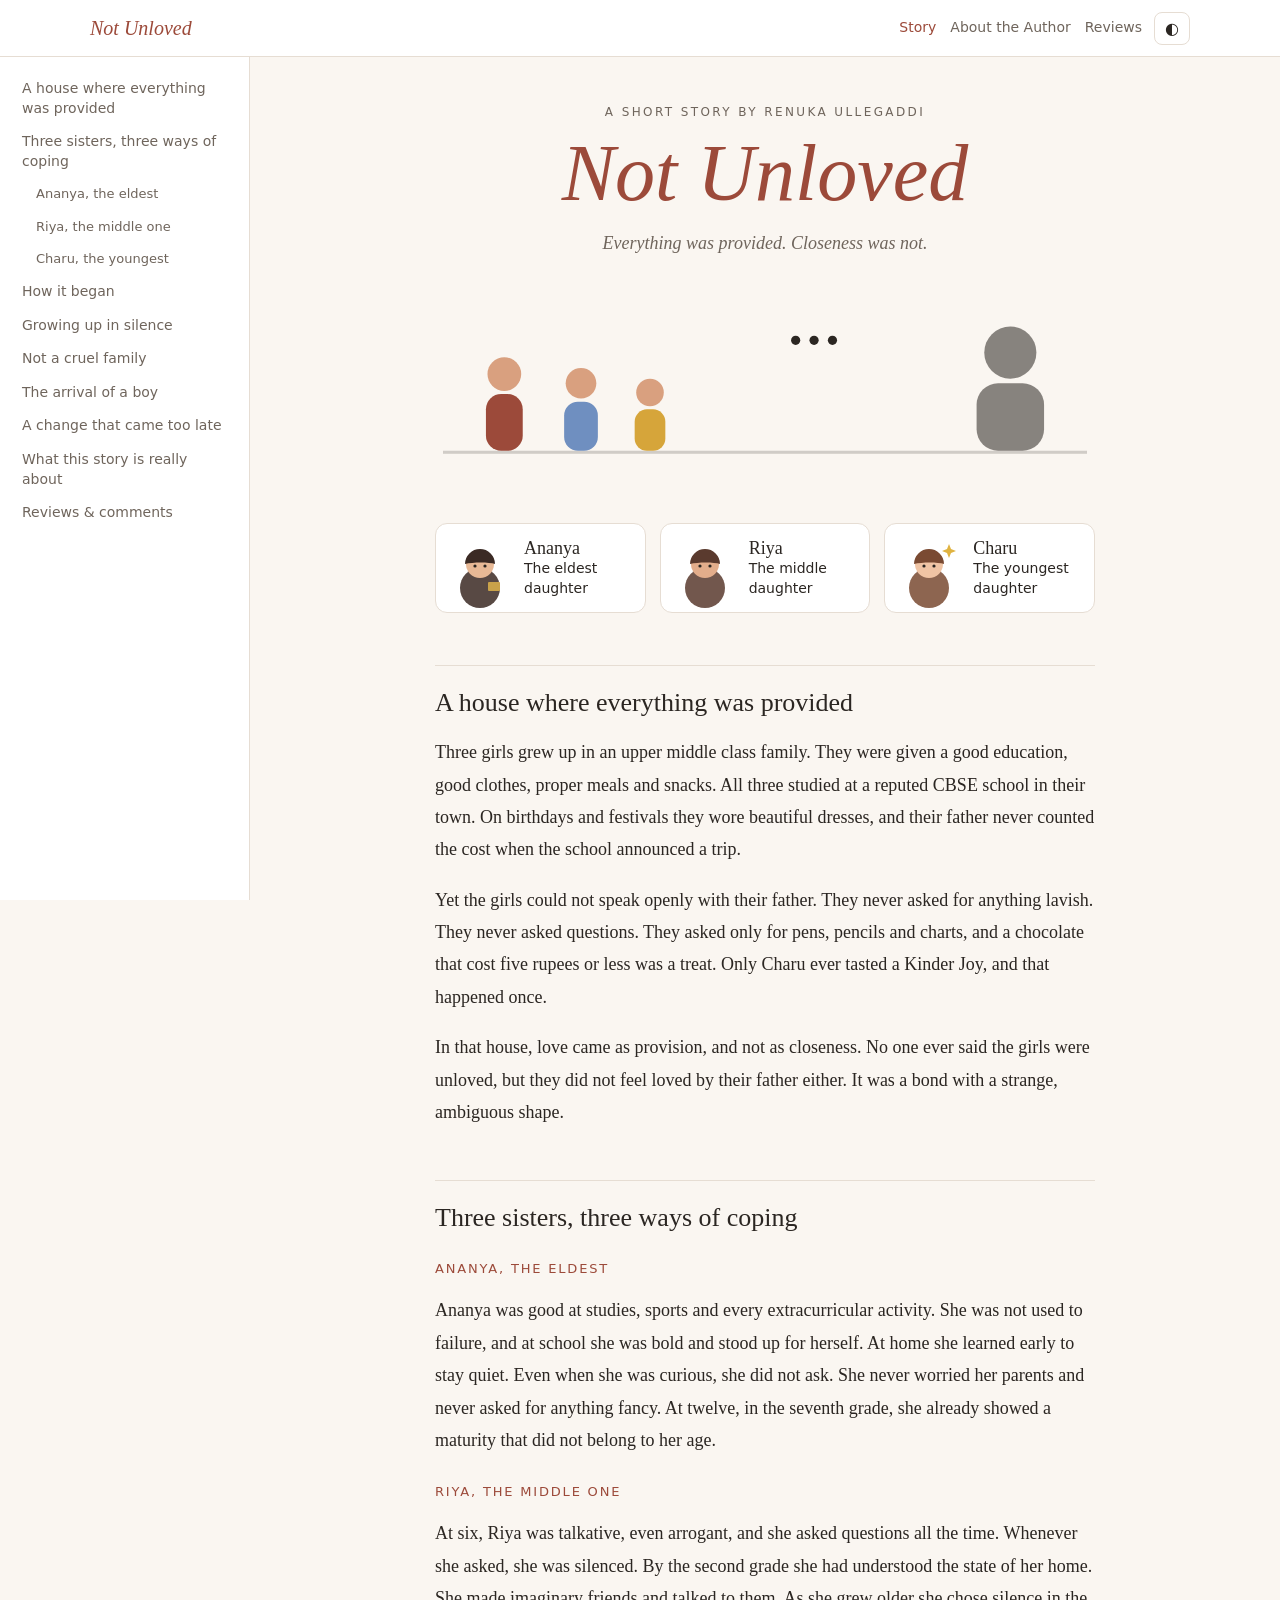
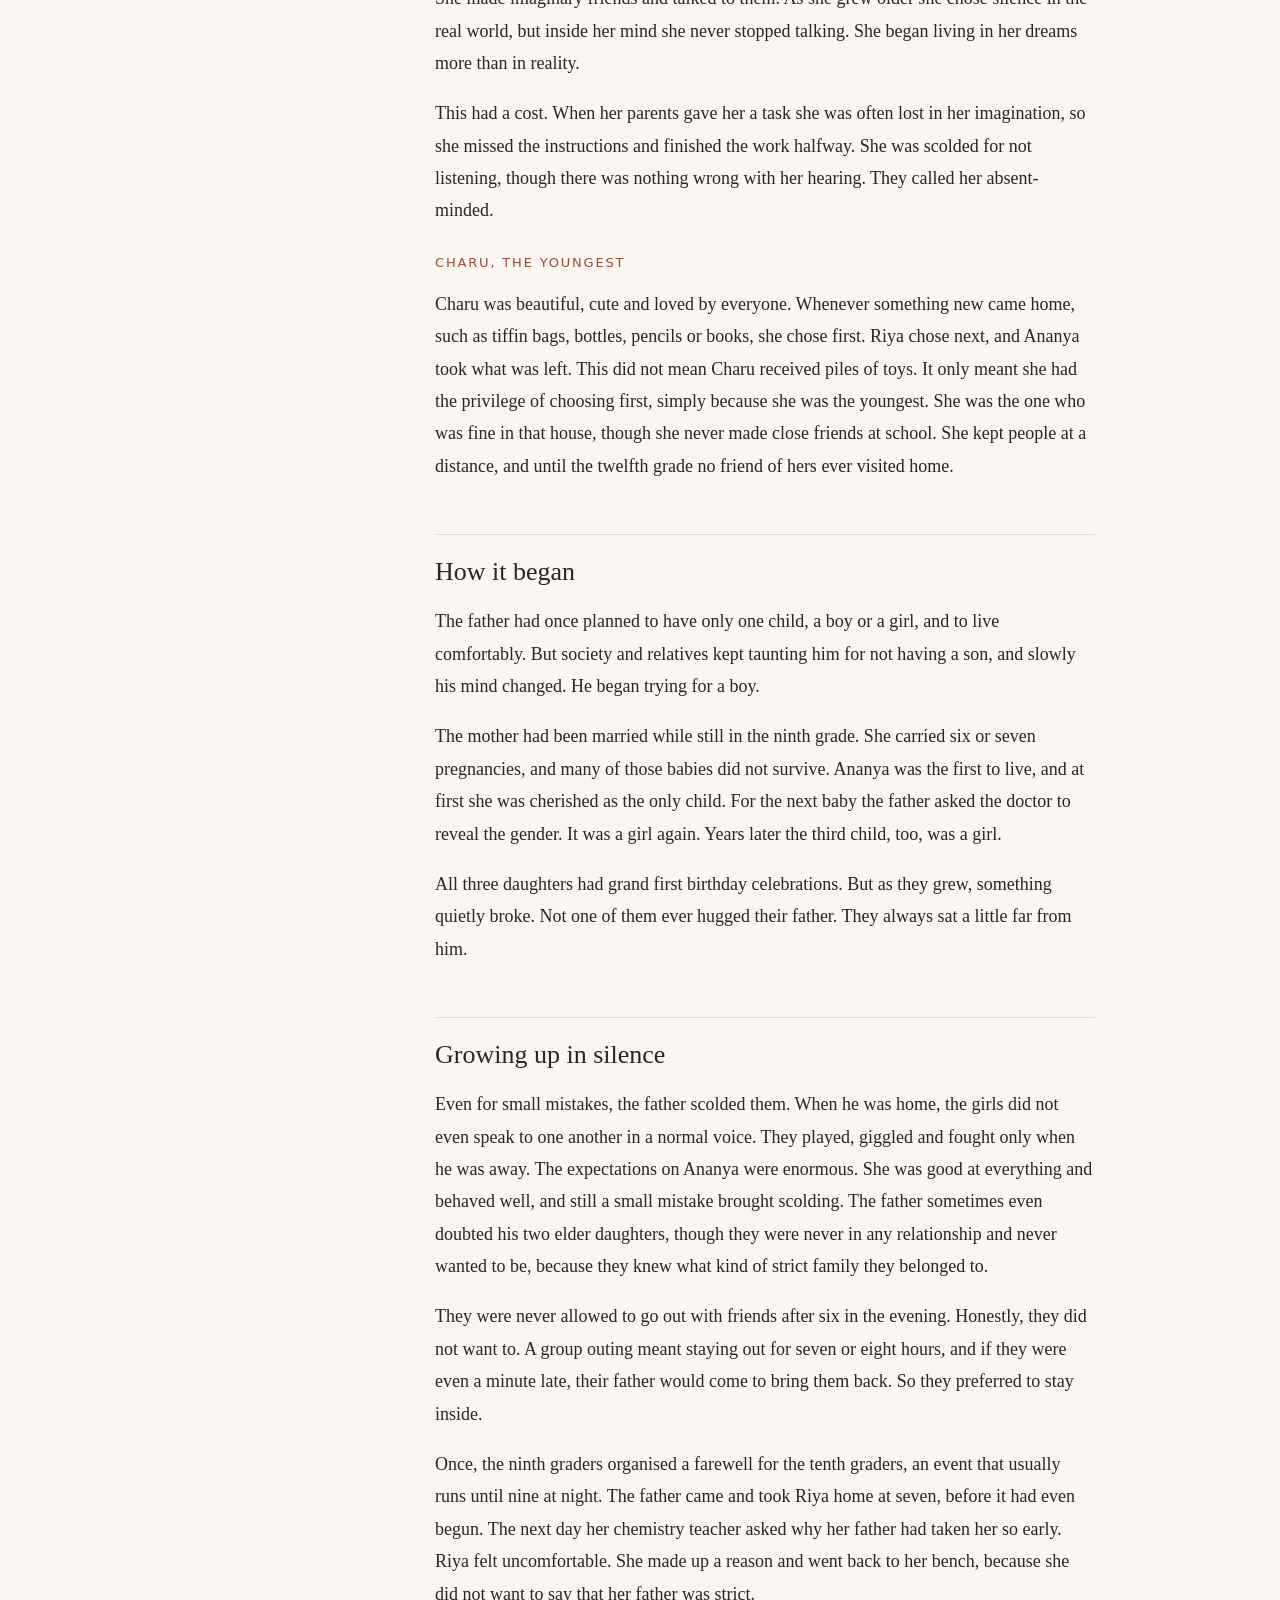
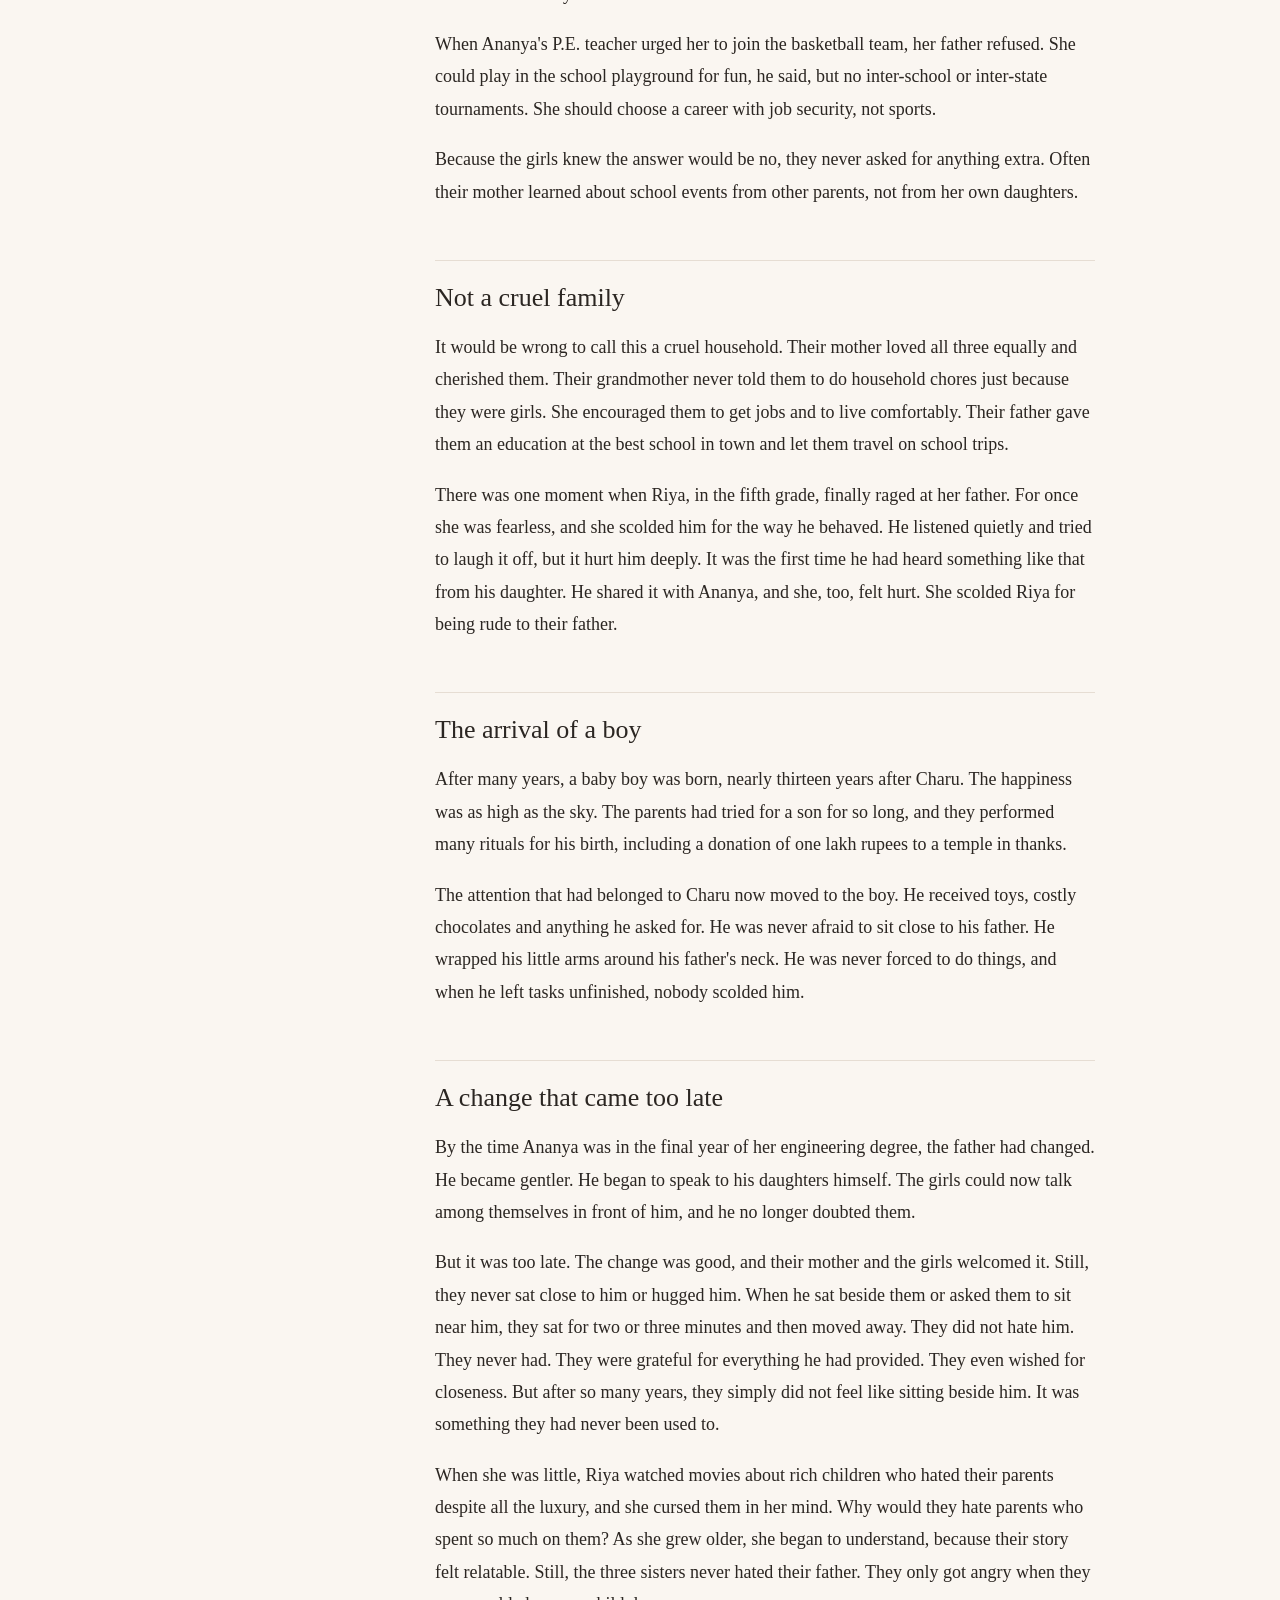
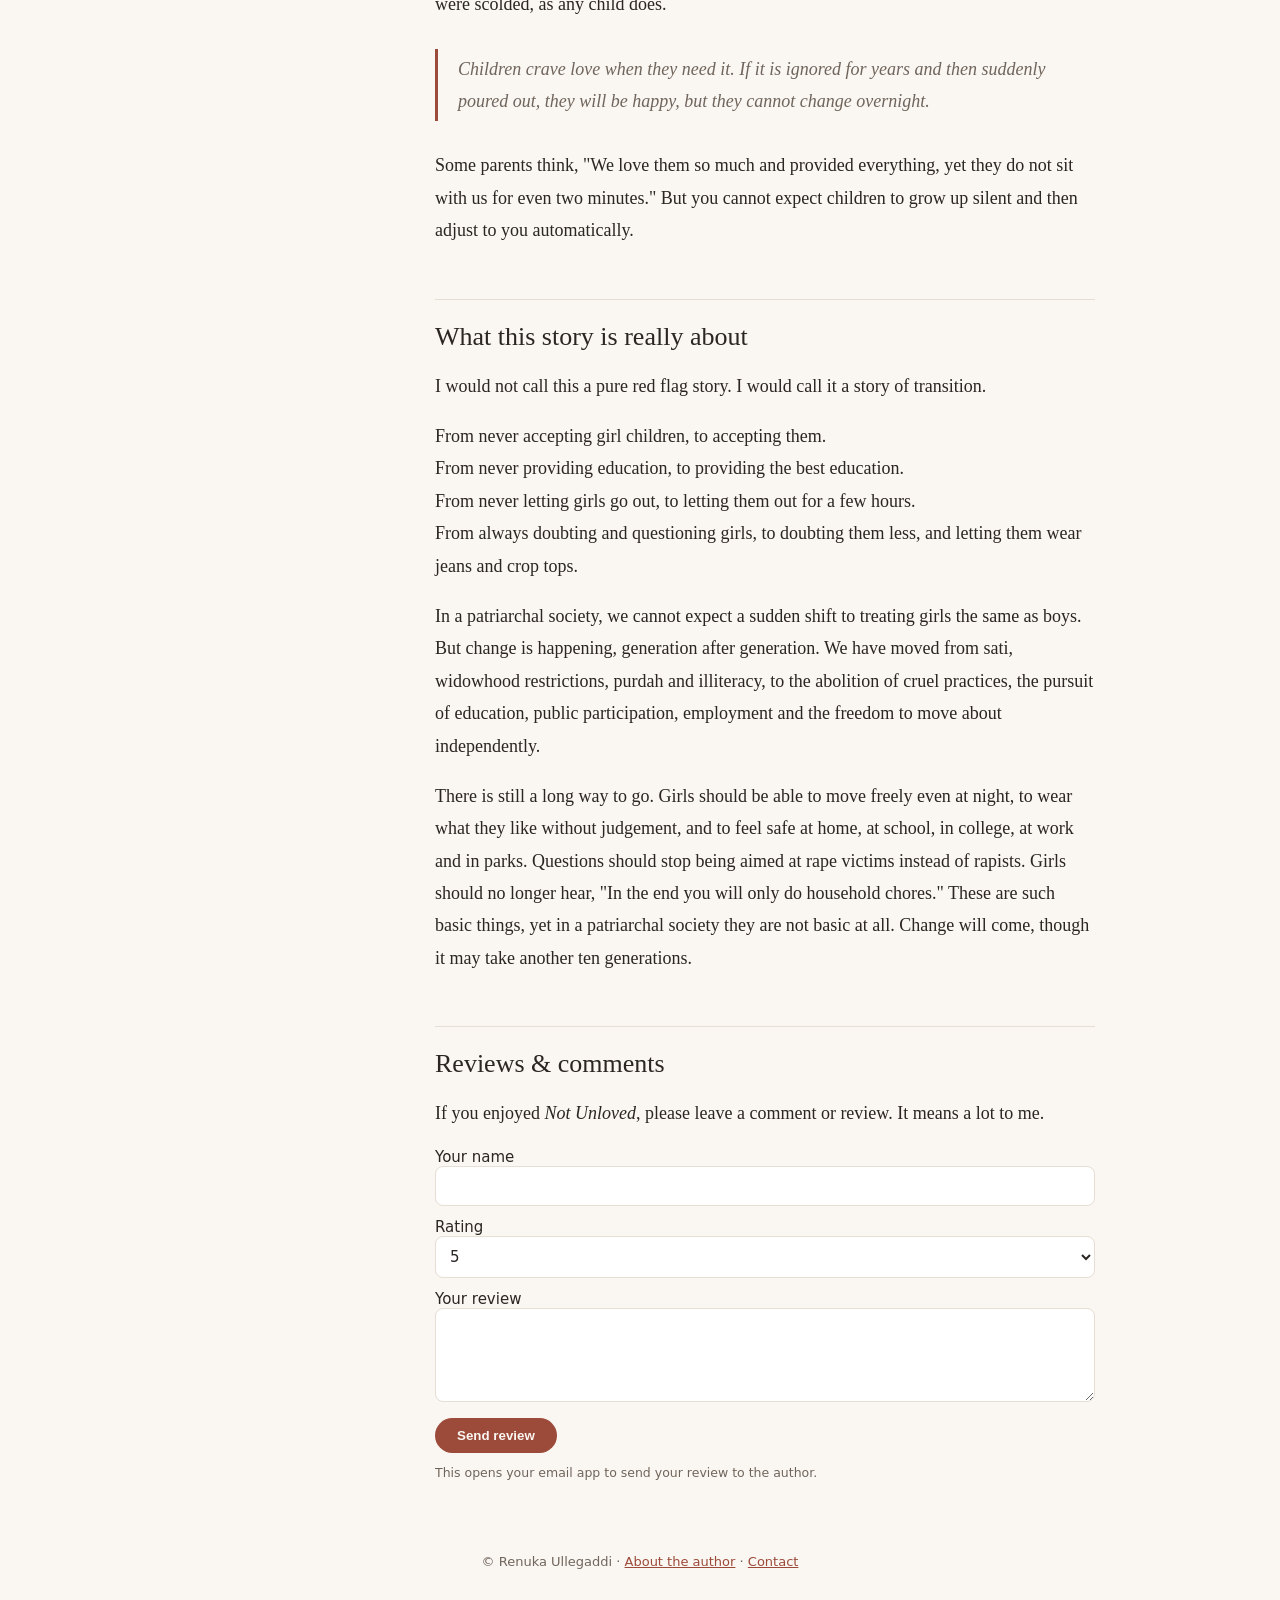
<file: index.html>
<!DOCTYPE html>
<html lang="en">
<head>
<meta charset="utf-8">
<meta name="viewport" content="width=device-width, initial-scale=1, viewport-fit=cover">
<meta name="google-site-verification" content="3zxYy1YnFHa8P0eac_Fk-IXFVuTrrL6YQK59TPocsxk" />
<title>Not Unloved | A Story of Three Sisters and a Father’s Silence</title>
<meta name="description" content="Not Unloved is a story of three sisters raised with every comfort but little closeness to their father. A quiet look at ambiguous love and changing patriarchy.">
<meta name="author" content="Renuka Ullegaddi">
<link rel="canonical" href="https://renuka0309.github.io/Short-Story/">
<meta property="og:title" content="Not Unloved | A Story of Three Sisters and a Father’s Silence">
<meta property="og:description" content="Not Unloved is a story of three sisters raised with every comfort but little closeness to their father. A quiet look at ambiguous love and changing patriarchy.">
<meta property="og:type" content="article">
<meta property="og:url" content="https://renuka0309.github.io/Short-Story/">
<meta name="twitter:card" content="summary">
<link rel="stylesheet" href="style.css">
<script type="application/ld+json">{"@context":"https://schema.org","@type":"Article","headline":"Not Unloved","description":"A story of three sisters who had everything provided yet never felt close to their father.","author":{"@type":"Person","name":"Renuka Ullegaddi"},"inLanguage":"en"}</script>
</head>
<body class="home">
<header class="top"><div class="in"><button id="menu" aria-label="Contents">&#9776;</button><a class="brand" href="index.html">Not Unloved</a><nav aria-label="Main"><a href="index.html" class=on>Story</a><a href="about.html">About the Author</a><a href="index.html#reviews">Reviews</a></nav><button id="theme" aria-label="Toggle light or dark">&#9680;</button></div><div id="bar"></div></header>
<div class="page"><aside id="side"><div id="nav"></div></aside><main><section class="hero"><p class="kicker">A short story by Renuka Ullegaddi</p><h1>Not Unloved</h1><p class="tag">Everything was provided. Closeness was not.</p>
<svg class="scene" viewBox="0 0 420 130" role="img" aria-label="Three sisters sit apart from their father, edge closer for a moment, then move away again"><rect x="0" y="112" width="420" height="2" fill="currentColor" opacity=".2"/><g fill="currentColor" opacity=".55"><circle cx="370" cy="48" r="17"/><rect x="348" y="68" width="44" height="44" rx="14"/></g><g class="girls"><g class="g1"><circle cx="40" cy="62" r="11" fill="#d9a07f"/><rect x="28" y="75" width="24" height="37" rx="10" fill="#9c4a3a"/></g><g class="g2"><circle cx="90" cy="68" r="10" fill="#d9a07f"/><rect x="79" y="80" width="22" height="32" rx="9" fill="#6f8fc0"/></g><g class="g3"><circle cx="135" cy="74" r="9" fill="#d9a07f"/><rect x="125" y="85" width="20" height="27" rx="8" fill="#d6a53a"/></g></g><g class="dots" fill="currentColor"><circle cx="230" cy="40" r="3"/><circle cx="242" cy="40" r="3"/><circle cx="254" cy="40" r="3"/></g></svg>
</section><article>
  
<section class="cast" aria-label="Characters"><a href="#ananya"><svg class="av a1" viewBox="0 0 64 64" aria-hidden="true"><circle cx="32" cy="52" r="20" fill="#3b2a24" opacity=".85"/><circle cx="32" cy="28" r="14" fill="#e8b996"/><path d="M17 28a15 15 0 0 1 30 0c-6-2-22-2-30 0z" fill="#3b2a24"/><circle cx="27" cy="30" r="1.6" fill="#2b2622"/><circle cx="37" cy="30" r="1.6" fill="#2b2622"/><rect x="40" y="46" width="12" height="9" rx="1" fill="#c9a24a"/></svg><span><b>Ananya</b>The eldest daughter</span></a><a href="#riya"><svg class="av a2" viewBox="0 0 64 64" aria-hidden="true"><circle cx="32" cy="52" r="20" fill="#5a3a2e" opacity=".85"/><circle cx="32" cy="28" r="14" fill="#e3ad8b"/><path d="M17 28a15 15 0 0 1 30 0c-6-2-22-2-30 0z" fill="#5a3a2e"/><circle cx="27" cy="30" r="1.6" fill="#2b2622"/><circle cx="37" cy="30" r="1.6" fill="#2b2622"/><circle class="bub" cx="50" cy="14" r="3" fill="#8aa7d6"/><circle class="bub" style="animation-delay:1.3s" cx="56" cy="22" r="2" fill="#8aa7d6"/></svg><span><b>Riya</b>The middle daughter</span></a><a href="#charu"><svg class="av a3" viewBox="0 0 64 64" aria-hidden="true"><circle cx="32" cy="52" r="20" fill="#7a4a32" opacity=".85"/><circle cx="32" cy="28" r="14" fill="#f0c4a4"/><path d="M17 28a15 15 0 0 1 30 0c-6-2-22-2-30 0z" fill="#7a4a32"/><circle cx="27" cy="30" r="1.6" fill="#2b2622"/><circle cx="37" cy="30" r="1.6" fill="#2b2622"/><path class="tw" d="M52 8l2 5 5 2-5 2-2 5-2-5-5-2 5-2z" fill="#e0b341"/></svg><span><b>Charu</b>The youngest daughter</span></a></section>

<h2>A house where everything was provided</h2>
<p>Three girls grew up in an upper middle class family. They were given a good education, good clothes, proper meals and snacks. All three studied at a reputed CBSE school in their town. On birthdays and festivals they wore beautiful dresses, and their father never counted the cost when the school announced a trip.</p>
<p>Yet the girls could not speak openly with their father. They never asked for anything lavish. They never asked questions. They asked only for pens, pencils and charts, and a chocolate that cost five rupees or less was a treat. Only Charu ever tasted a Kinder Joy, and that happened once.</p>
<p>In that house, love came as provision, and not as closeness. No one ever said the girls were unloved, but they did not feel loved by their father either. It was a bond with a strange, ambiguous shape.</p>

<h2>Three sisters, three ways of coping</h2>

<h3 id="ananya">Ananya, the eldest</h3>
<p>Ananya was good at studies, sports and every extracurricular activity. She was not used to failure, and at school she was bold and stood up for herself. At home she learned early to stay quiet. Even when she was curious, she did not ask. She never worried her parents and never asked for anything fancy. At twelve, in the seventh grade, she already showed a maturity that did not belong to her age.</p>

<h3 id="riya">Riya, the middle one</h3>
<p>At six, Riya was talkative, even arrogant, and she asked questions all the time. Whenever she asked, she was silenced. By the second grade she had understood the state of her home. She made imaginary friends and talked to them. As she grew older she chose silence in the real world, but inside her mind she never stopped talking. She began living in her dreams more than in reality.</p>
<p>This had a cost. When her parents gave her a task she was often lost in her imagination, so she missed the instructions and finished the work halfway. She was scolded for not listening, though there was nothing wrong with her hearing. They called her absent-minded.</p>

<h3 id="charu">Charu, the youngest</h3>
<p>Charu was beautiful, cute and loved by everyone. Whenever something new came home, such as tiffin bags, bottles, pencils or books, she chose first. Riya chose next, and Ananya took what was left. This did not mean Charu received piles of toys. It only meant she had the privilege of choosing first, simply because she was the youngest. She was the one who was fine in that house, though she never made close friends at school. She kept people at a distance, and until the twelfth grade no friend of hers ever visited home.</p>

<h2>How it began</h2>
<p>The father had once planned to have only one child, a boy or a girl, and to live comfortably. But society and relatives kept taunting him for not having a son, and slowly his mind changed. He began trying for a boy.</p>
<p>The mother had been married while still in the ninth grade. She carried six or seven pregnancies, and many of those babies did not survive. Ananya was the first to live, and at first she was cherished as the only child. For the next baby the father asked the doctor to reveal the gender. It was a girl again. Years later the third child, too, was a girl.</p>
<p>All three daughters had grand first birthday celebrations. But as they grew, something quietly broke. Not one of them ever hugged their father. They always sat a little far from him.</p>

<h2>Growing up in silence</h2>
<p>Even for small mistakes, the father scolded them. When he was home, the girls did not even speak to one another in a normal voice. They played, giggled and fought only when he was away. The expectations on Ananya were enormous. She was good at everything and behaved well, and still a small mistake brought scolding. The father sometimes even doubted his two elder daughters, though they were never in any relationship and never wanted to be, because they knew what kind of strict family they belonged to.</p>
<p>They were never allowed to go out with friends after six in the evening. Honestly, they did not want to. A group outing meant staying out for seven or eight hours, and if they were even a minute late, their father would come to bring them back. So they preferred to stay inside.</p>
<p>Once, the ninth graders organised a farewell for the tenth graders, an event that usually runs until nine at night. The father came and took Riya home at seven, before it had even begun. The next day her chemistry teacher asked why her father had taken her so early. Riya felt uncomfortable. She made up a reason and went back to her bench, because she did not want to say that her father was strict.</p>
<p>When Ananya's P.E. teacher urged her to join the basketball team, her father refused. She could play in the school playground for fun, he said, but no inter-school or inter-state tournaments. She should choose a career with job security, not sports.</p>
<p>Because the girls knew the answer would be no, they never asked for anything extra. Often their mother learned about school events from other parents, not from her own daughters.</p>

<h2>Not a cruel family</h2>
<p>It would be wrong to call this a cruel household. Their mother loved all three equally and cherished them. Their grandmother never told them to do household chores just because they were girls. She encouraged them to get jobs and to live comfortably. Their father gave them an education at the best school in town and let them travel on school trips.</p>
<p>There was one moment when Riya, in the fifth grade, finally raged at her father. For once she was fearless, and she scolded him for the way he behaved. He listened quietly and tried to laugh it off, but it hurt him deeply. It was the first time he had heard something like that from his daughter. He shared it with Ananya, and she, too, felt hurt. She scolded Riya for being rude to their father.</p>

<h2>The arrival of a boy</h2>
<p>After many years, a baby boy was born, nearly thirteen years after Charu. The happiness was as high as the sky. The parents had tried for a son for so long, and they performed many rituals for his birth, including a donation of one lakh rupees to a temple in thanks.</p>
<p>The attention that had belonged to Charu now moved to the boy. He received toys, costly chocolates and anything he asked for. He was never afraid to sit close to his father. He wrapped his little arms around his father's neck. He was never forced to do things, and when he left tasks unfinished, nobody scolded him.</p>

<h2>A change that came too late</h2>
<p>By the time Ananya was in the final year of her engineering degree, the father had changed. He became gentler. He began to speak to his daughters himself. The girls could now talk among themselves in front of him, and he no longer doubted them.</p>
<p>But it was too late. The change was good, and their mother and the girls welcomed it. Still, they never sat close to him or hugged him. When he sat beside them or asked them to sit near him, they sat for two or three minutes and then moved away. They did not hate him. They never had. They were grateful for everything he had provided. They even wished for closeness. But after so many years, they simply did not feel like sitting beside him. It was something they had never been used to.</p>
<p>When she was little, Riya watched movies about rich children who hated their parents despite all the luxury, and she cursed them in her mind. Why would they hate parents who spent so much on them? As she grew older, she began to understand, because their story felt relatable. Still, the three sisters never hated their father. They only got angry when they were scolded, as any child does.</p>

<blockquote>Children crave love when they need it. If it is ignored for years and then suddenly poured out, they will be happy, but they cannot change overnight.</blockquote>

<p>Some parents think, "We love them so much and provided everything, yet they do not sit with us for even two minutes." But you cannot expect children to grow up silent and then adjust to you automatically.</p>

<h2>What this story is really about</h2>
<p>I would not call this a pure red flag story. I would call it a story of transition.</p>
<p>From never accepting girl children, to accepting them.<br>
From never providing education, to providing the best education.<br>
From never letting girls go out, to letting them out for a few hours.<br>
From always doubting and questioning girls, to doubting them less, and letting them wear jeans and crop tops.</p>
<p>In a patriarchal society, we cannot expect a sudden shift to treating girls the same as boys. But change is happening, generation after generation. We have moved from sati, widowhood restrictions, purdah and illiteracy, to the abolition of cruel practices, the pursuit of education, public participation, employment and the freedom to move about independently.</p>
<p>There is still a long way to go. Girls should be able to move freely even at night, to wear what they like without judgement, and to feel safe at home, at school, in college, at work and in parks. Questions should stop being aimed at rape victims instead of rapists. Girls should no longer hear, "In the end you will only do household chores." These are such basic things, yet in a patriarchal society they are not basic at all. Change will come, though it may take another ten generations.</p>
<h2 id="reviews">Reviews &amp; comments</h2>
<p>If you enjoyed <em>Not Unloved</em>, please leave a comment or review. It means a lot to me.</p>
<div id="giscus"></div>
<form id="rf" class="rf"><label>Your name<input name="name" required></label><label>Rating<select name="rating"><option>5</option><option>4</option><option>3</option><option>2</option><option>1</option></select></label><label>Your review<textarea name="msg" rows="4" required></textarea></label><button type="submit">Send review</button><small>This opens your email app to send your review to the author.</small></form>
</article></main></div>
<footer>&copy; Renuka Ullegaddi &middot; <a href="about.html">About the author</a> &middot; <a href="mailto:renukaullegaddi03@gmail.com">Contact</a></footer>
<script src="script.js"></script>
</body>
</html>
</file>
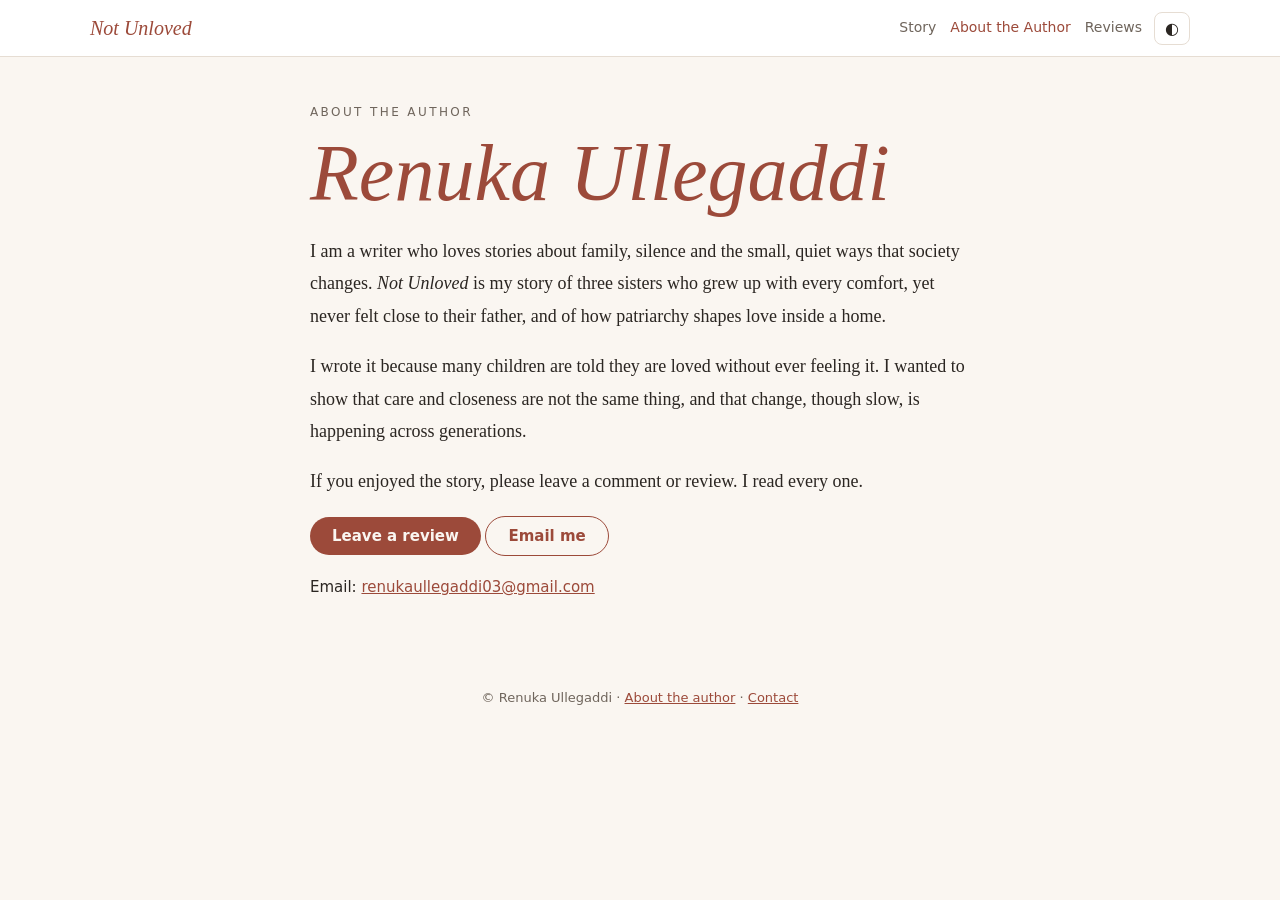
<file: about.html>
<!DOCTYPE html>
<html lang="en">
<head>
<meta charset="utf-8">
<meta name="viewport" content="width=device-width, initial-scale=1, viewport-fit=cover">
<title>About the Author | Renuka Ullegaddi, Writer of Not Unloved</title>
<meta name="description" content="Meet Renuka Ullegaddi, the writer of Not Unloved, a story about three sisters, silent love and changing patriarchy. Read the story and leave a review.">
<meta name="author" content="Renuka Ullegaddi">
<link rel="canonical" href="https://renuka0309.github.io/Short-Story/about.html">
<meta property="og:title" content="About the Author | Renuka Ullegaddi, Writer of Not Unloved">
<meta property="og:description" content="Meet Renuka Ullegaddi, the writer of Not Unloved, a story about three sisters, silent love and changing patriarchy. Read the story and leave a review.">
<meta property="og:type" content="profile">
<meta property="og:url" content="https://renuka0309.github.io/Short-Story/about.html">
<meta name="twitter:card" content="summary">
<link rel="stylesheet" href="style.css">
<script type="application/ld+json">{"@context":"https://schema.org","@type":"Person","name":"Renuka Ullegaddi","email":"renukaullegaddi03@gmail.com","jobTitle":"Writer"}</script>
</head>
<body class="">
<header class="top"><div class="in"><a class="brand" href="index.html">Not Unloved</a><nav aria-label="Main"><a href="index.html">Story</a><a href="about.html" class=on>About the Author</a><a href="index.html#reviews">Reviews</a></nav><button id="theme" aria-label="Toggle light or dark">&#9680;</button></div><div id="bar"></div></header>
<main class="about"><section><p class="kicker">About the author</p><h1>Renuka Ullegaddi</h1>
<p>I am a writer who loves stories about family, silence and the small, quiet ways that society changes. <em>Not Unloved</em> is my story of three sisters who grew up with every comfort, yet never felt close to their father, and of how patriarchy shapes love inside a home.</p>
<p>I wrote it because many children are told they are loved without ever feeling it. I wanted to show that care and closeness are not the same thing, and that change, though slow, is happening across generations.</p>
<p>If you enjoyed the story, please leave a comment or review. I read every one.</p>
<p><a class="btn" href="index.html#reviews">Leave a review</a> <a class="btn alt" href="mailto:renukaullegaddi03@gmail.com">Email me</a></p>
<p class="mail">Email: <a href="mailto:renukaullegaddi03@gmail.com">renukaullegaddi03@gmail.com</a></p></section></main>
<footer>&copy; Renuka Ullegaddi &middot; <a href="about.html">About the author</a> &middot; <a href="mailto:renukaullegaddi03@gmail.com">Contact</a></footer>
<script src="script.js"></script>
</body>
</html>
</file>
<file: style.css>
:root{--bg:#faf6f1;--fg:#2b2622;--muted:#6f655c;--accent:#9c4a3a;--card:#fff;--line:#e6ddd3;--hh:56px}
@media (prefers-color-scheme:dark){:root:not([data-theme="light"]){--bg:#1c1917;--fg:#ece5dd;--muted:#a79d93;--accent:#e08a74;--card:#26221f;--line:#38322d}}
:root[data-theme="dark"]{--bg:#1c1917;--fg:#ece5dd;--muted:#a79d93;--accent:#e08a74;--card:#26221f;--line:#38322d}
*{box-sizing:border-box}
html{scroll-behavior:smooth;scroll-padding-top:calc(var(--hh) + 16px + env(safe-area-inset-top,0px))}
body{margin:0;background:var(--bg);color:var(--fg);font:18px/1.8 Georgia,'Times New Roman',serif}
a{color:var(--accent)}
.top{position:sticky;top:0;z-index:40;background:var(--card);border-bottom:1px solid var(--line);padding:env(safe-area-inset-top,0px) 14px 0}
.in{height:var(--hh);display:flex;align-items:center;gap:12px;max-width:1100px;margin:auto;font-family:system-ui,sans-serif;font-size:14px}
.brand{font:italic 20px Georgia,serif;text-decoration:none;color:var(--accent)}
.in nav{display:flex;gap:14px;margin-left:auto;overflow-x:auto;white-space:nowrap}
.in nav a{color:var(--muted);text-decoration:none}.in nav a.on,.in nav a:hover{color:var(--accent)}
.in button{background:none;border:1px solid var(--line);color:var(--fg);border-radius:8px;padding:6px 10px;font-size:16px;cursor:pointer}
#bar{position:absolute;left:0;bottom:0;height:3px;width:0;background:var(--accent)}
.top{position:sticky}.top>#bar{position:absolute}
#side{position:fixed;top:calc(var(--hh) + env(safe-area-inset-top,0px));left:0;bottom:0;width:250px;max-width:85vw;background:var(--card);border-right:1px solid var(--line);padding:16px 12px;overflow-y:auto;z-index:30;transform:translateX(-100%);transition:transform .25s;font:14px/1.4 system-ui,sans-serif}
#side.open{transform:none}
#side a{display:block;padding:7px 10px;border-radius:6px;color:var(--muted);text-decoration:none}
#side a.sub{margin-left:14px;font-size:13px}#side a.active{background:var(--bg);color:var(--accent);font-weight:600}
.hero{text-align:center;padding:48px 8px 24px}
.kicker{font:12px system-ui,sans-serif;letter-spacing:.2em;text-transform:uppercase;color:var(--muted);margin:0}
h1{font:italic 400 clamp(44px,10vw,80px)/1.1 Georgia,serif;color:var(--accent);margin:10px 0}
.tag{color:var(--muted);font-style:italic;margin:0 0 20px}
.btn{display:inline-block;background:var(--accent);color:var(--bg);padding:10px 22px;border-radius:999px;text-decoration:none;font:600 15px system-ui,sans-serif}
.btn.alt{background:none;color:var(--accent);border:1px solid var(--accent)}
.girls{animation:near 10s ease-in-out infinite}
.g2{animation:sway 5s ease-in-out infinite}.g3{animation:sway 6s ease-in-out infinite reverse}
.dots circle{animation:blink 1.8s infinite}.dots circle:nth-child(2){animation-delay:.3s}.dots circle:nth-child(3){animation-delay:.6s}
@keyframes near{0%,15%{transform:translateX(0)}45%,60%{transform:translateX(90px)}90%,100%{transform:translateX(0)}}
@keyframes sway{50%{transform:translateY(-3px)}}
@keyframes blink{0%,100%{opacity:.15}50%{opacity:.8}}
main{max-width:700px;margin:0 auto;padding:0 20px 50px}
.home .page{padding-left:0}
@media (min-width:1000px){.home .page{padding-left:250px}#side{transform:none}#menu{display:none}}
h2{font:400 26px Georgia,serif;margin:52px 0 12px;padding-top:22px;border-top:1px solid var(--line)}
h3{font:13px system-ui,sans-serif;letter-spacing:.14em;text-transform:uppercase;color:var(--accent);margin:28px 0 4px}
blockquote{margin:28px 0;padding:4px 20px;border-left:3px solid var(--accent);font-style:italic;color:var(--muted)}
.cast{display:grid;grid-template-columns:repeat(auto-fit,minmax(190px,1fr));gap:14px;margin:10px 0 20px}
.cast a{display:flex;gap:12px;align-items:center;background:var(--card);border:1px solid var(--line);border-radius:12px;padding:12px;color:inherit;text-decoration:none;font:14px/1.4 system-ui,sans-serif;transition:transform .2s,border-color .2s}
.cast a:hover{transform:translateY(-3px);border-color:var(--accent)}
.cast b{display:block;font:18px Georgia,serif}
.av{width:64px;height:64px;flex:none;overflow:visible}
.a1{animation:sway 4s ease-in-out infinite}
.bub{animation:rise 3.5s linear infinite;opacity:0}
@keyframes rise{0%{transform:translateY(0);opacity:0}30%{opacity:.9}100%{transform:translateY(-14px);opacity:0}}
.tw{animation:tw 2s ease-in-out infinite;transform-box:fill-box;transform-origin:center}
@keyframes tw{50%{transform:scale(1.5);opacity:.4}}
.rv{opacity:0;transform:translateY(14px);transition:opacity .6s,transform .6s}.rv.vis{opacity:1;transform:none}
.rf{display:grid;gap:12px;font:15px system-ui,sans-serif}
.rf input,.rf select,.rf textarea{width:100%;padding:10px;border:1px solid var(--line);border-radius:8px;background:var(--card);color:var(--fg);font:inherit}
.rf button{justify-self:start;background:var(--accent);color:var(--bg);border:0;border-radius:999px;padding:10px 22px;font-weight:600;cursor:pointer}
.rf small{color:var(--muted)}
.about{padding-top:48px}.mail{font-family:system-ui,sans-serif;font-size:15px}
footer{text-align:center;padding:24px 20px calc(36px + env(safe-area-inset-bottom,0px));color:var(--muted);font:13px system-ui,sans-serif}
@media (prefers-reduced-motion:reduce){*{animation:none!important;transition:none!important}.rv{opacity:1;transform:none}}
.brand{white-space:nowrap}
@media (max-width:520px){.in{gap:8px}.in nav{gap:10px;font-size:13px}.in nav a:nth-child(3){display:none}.brand{font-size:18px}}
</file>
